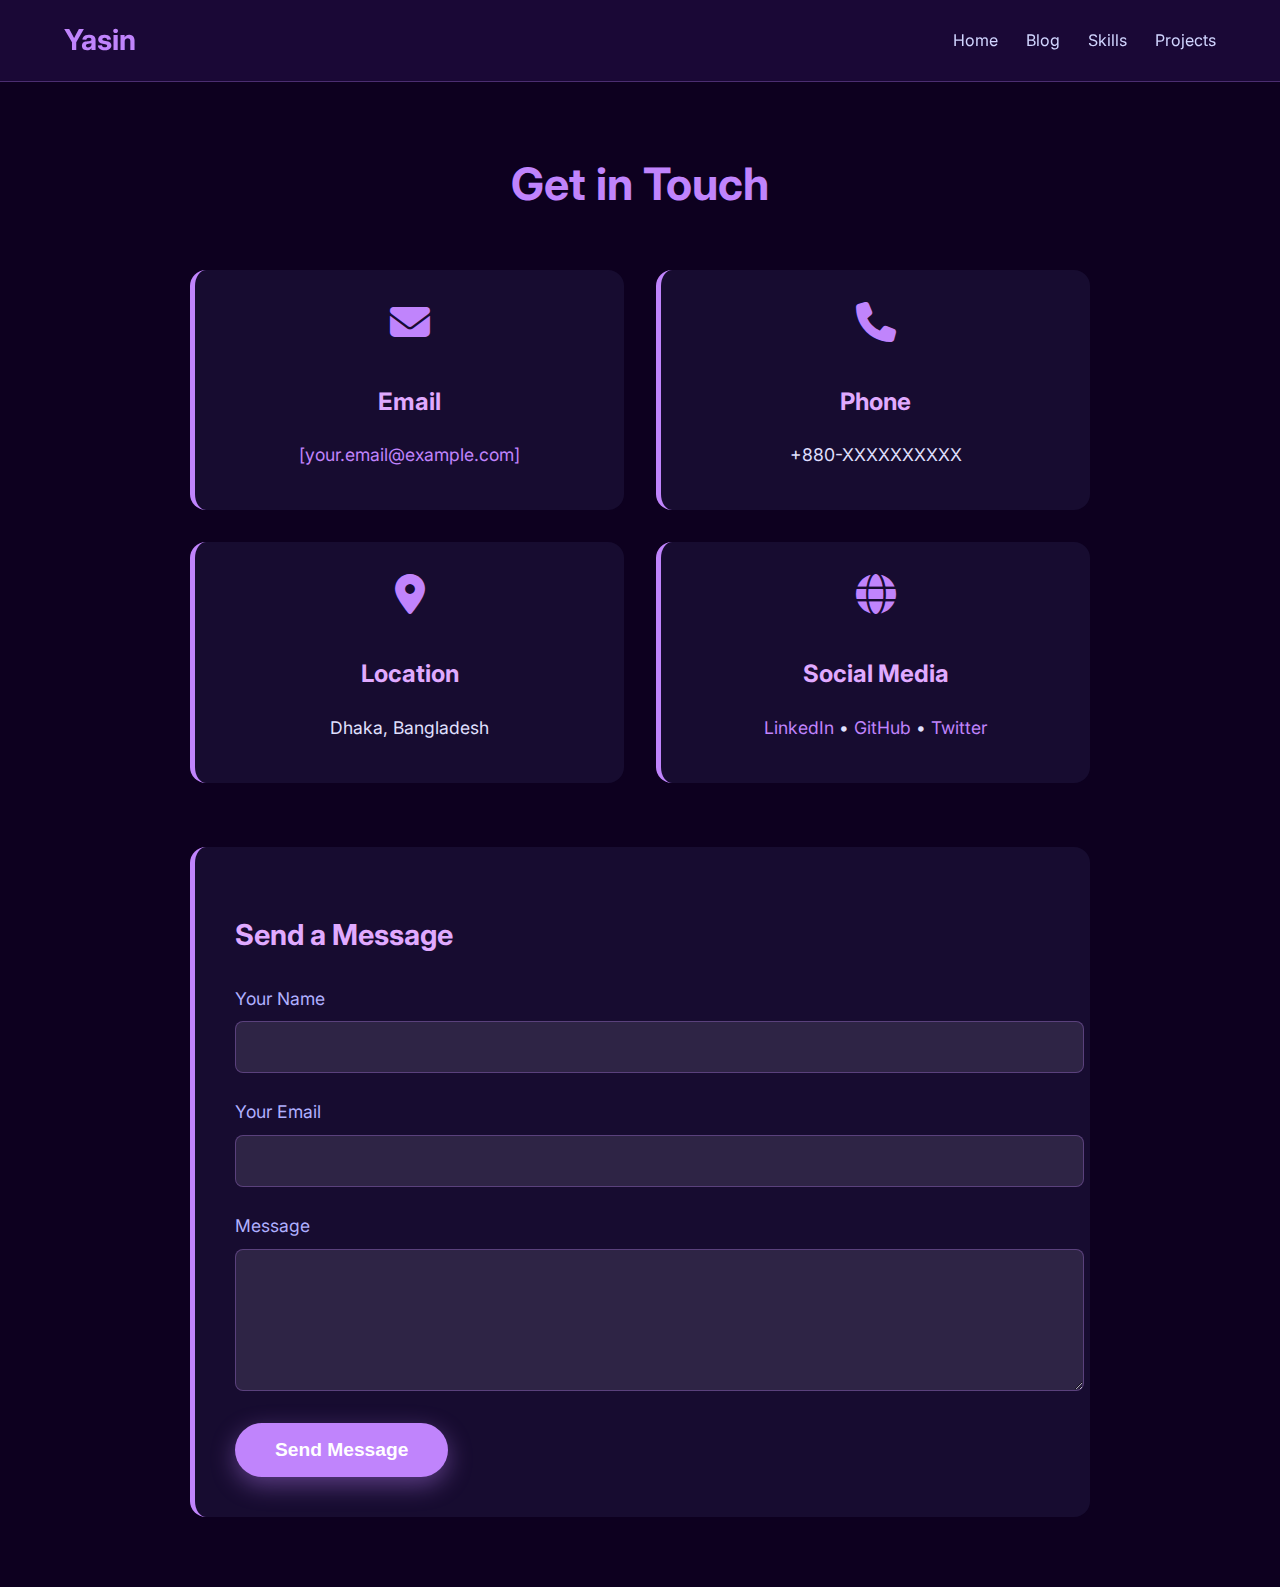
<file: contact.html>
<!DOCTYPE html>
<html lang="en">
<head>
  <meta charset="UTF-8" />
  <meta name="viewport" content="width=device-width, initial-scale=1.0"/>
  <title>Contact | Mohammad Yasin</title>

  <link href="https://fonts.googleapis.com/css2?family=Inter:wght@300;400;500;600;700&display=swap" rel="stylesheet">
  <link rel="stylesheet" href="https://cdnjs.cloudflare.com/ajax/libs/font-awesome/6.5.0/css/all.min.css">

  <style>
    body {
      font-family: 'Inter', sans-serif;
      background: #0d001f;
      color: #e0e0ff;
      margin: 0;
      padding: 0;
      line-height: 1.7;
    }

    header {
      background: rgba(30,10,60,0.8);
      padding: 1rem 5%;
      display: flex;
      justify-content: space-between;
      align-items: center;
      border-bottom: 1px solid rgba(192,132,252,0.3);
      position: sticky;
      top: 0;
      z-index: 100;
    }

    .logo a {
      color: #c084fc;
      font-size: 1.8rem;
      font-weight: bold;
      text-decoration: none;
    }

    nav a {
      color: #d1d5ff;
      margin-left: 1.5rem;
      text-decoration: none;
    }

    .main-container {
      max-width: 900px;
      margin: 4rem auto;
      padding: 0 5%;
    }

    h1 {
      color: #c084fc;
      font-size: 2.8rem;
      text-align: center;
      margin-bottom: 3rem;
    }

    .contact-info {
      display: grid;
      grid-template-columns: repeat(auto-fit, minmax(280px, 1fr));
      gap: 2rem;
      margin-bottom: 4rem;
    }

    .info-card {
      background: rgba(30,20,60,0.6);
      border-radius: 16px;
      padding: 2rem;
      text-align: center;
      border-left: 5px solid #c084fc;
      transition: transform 0.3s;
    }

    .info-card:hover {
      transform: translateY(-8px);
    }

    .info-icon {
      font-size: 2.5rem;
      color: #c084fc;
      margin-bottom: 1rem;
    }

    .info-card h3 {
      color: #e0aaff;
      font-size: 1.5rem;
      margin-bottom: 0.8rem;
    }

    .info-card p {
      font-size: 1.1rem;
      margin-bottom: 0.5rem;
    }

    .info-card a {
      color: #c084fc;
      text-decoration: none;
      transition: color 0.3s;
    }

    .info-card a:hover {
      color: #e0aaff;
    }

    .contact-form {
      background: rgba(30,20,60,0.6);
      border-radius: 16px;
      padding: 2.5rem;
      border-left: 5px solid #c084fc;
    }

    .contact-form h2 {
      color: #e0aaff;
      font-size: 1.8rem;
      margin-bottom: 1.5rem;
    }

    .contact-form label {
      display: block;
      font-size: 1.1rem;
      margin-bottom: 0.5rem;
      color: #b0b0ff;
    }

    .contact-form input, .contact-form textarea {
      width: 100%;
      padding: 1rem;
      margin-bottom: 1.5rem;
      background: rgba(255,255,255,0.1);
      border: 1px solid rgba(192,132,252,0.3);
      border-radius: 8px;
      color: #e0e0ff;
      font-size: 1rem;
    }

    .contact-form button {
      background: #c084fc;
      color: white;
      padding: 1rem 2.5rem;
      border: none;
      border-radius: 50px;
      font-size: 1.2rem;
      font-weight: 600;
      cursor: pointer;
      transition: all 0.4s ease;
      box-shadow: 0 8px 25px rgba(192,132,252,0.4);
    }

    .contact-form button:hover {
      background: #a05bf5;
      transform: translateY(-4px);
      box-shadow: 0 15px 40px rgba(192,132,252,0.5);
    }

    @media (max-width: 768px) {
      .contact-info {
        grid-template-columns: 1fr;
      }
      .contact-form input, .contact-form textarea {
        font-size: 0.95rem;
      }
    }
  </style>
</head>
<body>

  <header>
    <div class="logo"><a href="/">Yasin</a></div>
    <nav>
      <a href="index.html">Home</a>
      <a href="blog.html">Blog</a>
      <a href="skills.html">Skills</a>
      <a href="projects.html">Projects</a>
    </nav>
  </header>

  <div class="main-container">
    <h1>Get in Touch</h1>

    <div class="contact-info">
      <div class="info-card">
        <i class="fas fa-envelope info-icon"></i>
        <h3>Email</h3>
        <p><a href="mailto: [your.email@example.com]"> [your.email@example.com]</a></p>
      </div>

      <div class="info-card">
        <i class="fas fa-phone info-icon"></i>
        <h3>Phone</h3>
        <p>+880-XXXXXXXXXX</p>
      </div>

      <div class="info-card">
        <i class="fas fa-map-marker-alt info-icon"></i>
        <h3>Location</h3>
        <p>Dhaka, Bangladesh</p>
      </div>

      <div class="info-card">
        <i class="fas fa-globe info-icon"></i>
        <h3>Social Media</h3>
        <p><a href="https://linkedin.com/in/yourprofile">LinkedIn</a> • <a href="https://github.com/yourusername">GitHub</a> • <a href="https://twitter.com/yourhandle">Twitter</a></p>
      </div>
    </div>

    <div class="contact-form">
      <h2>Send a Message</h2>
     <form action="/api/send-email" method="POST">
        <label for="name">Your Name</label>
        <input type="text" id="name" name="name" required>

        <label for="email">Your Email</label>
        <input type="email" id="email" name="email" required>

        <label for="message">Message</label>
        <textarea id="message" name="message" rows="6" required></textarea>

        <button type="submit">Send Message</button>
      </form>
    </div>
  </div>

</body>
</html>
</file>
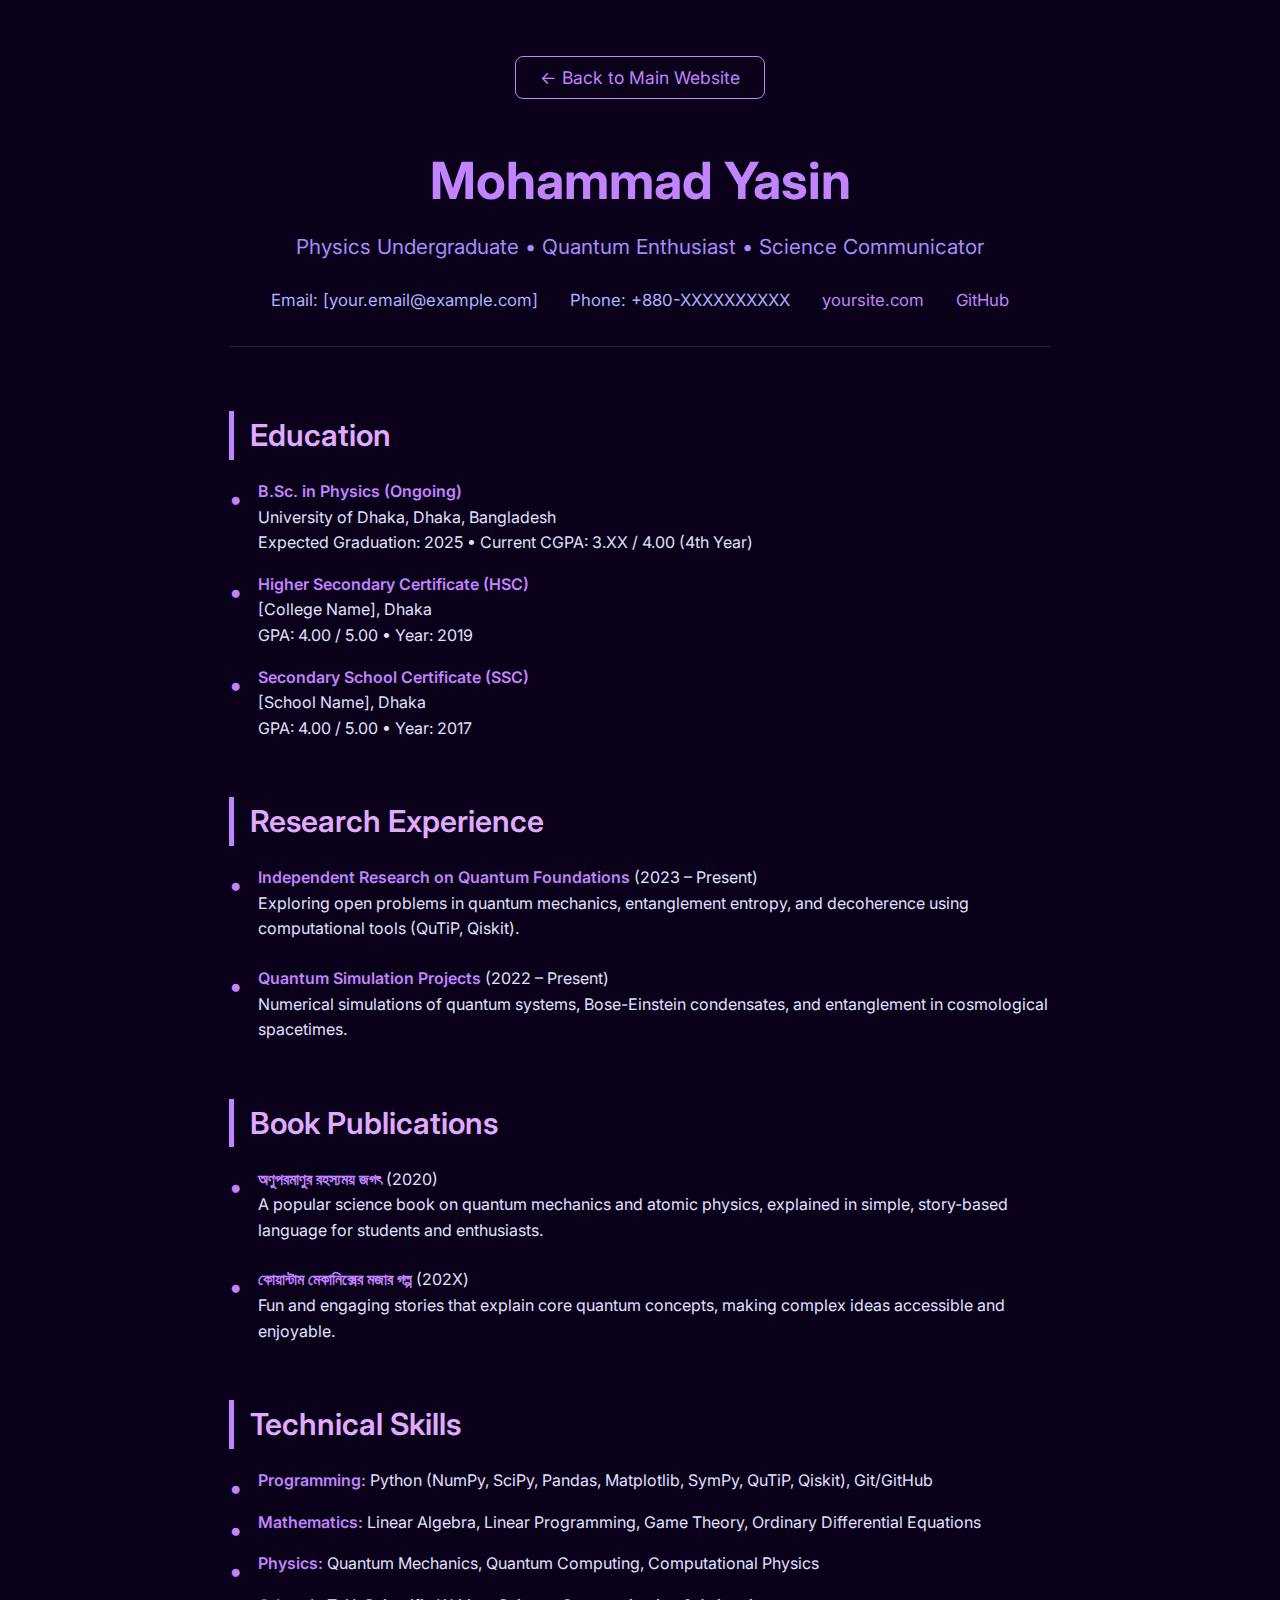
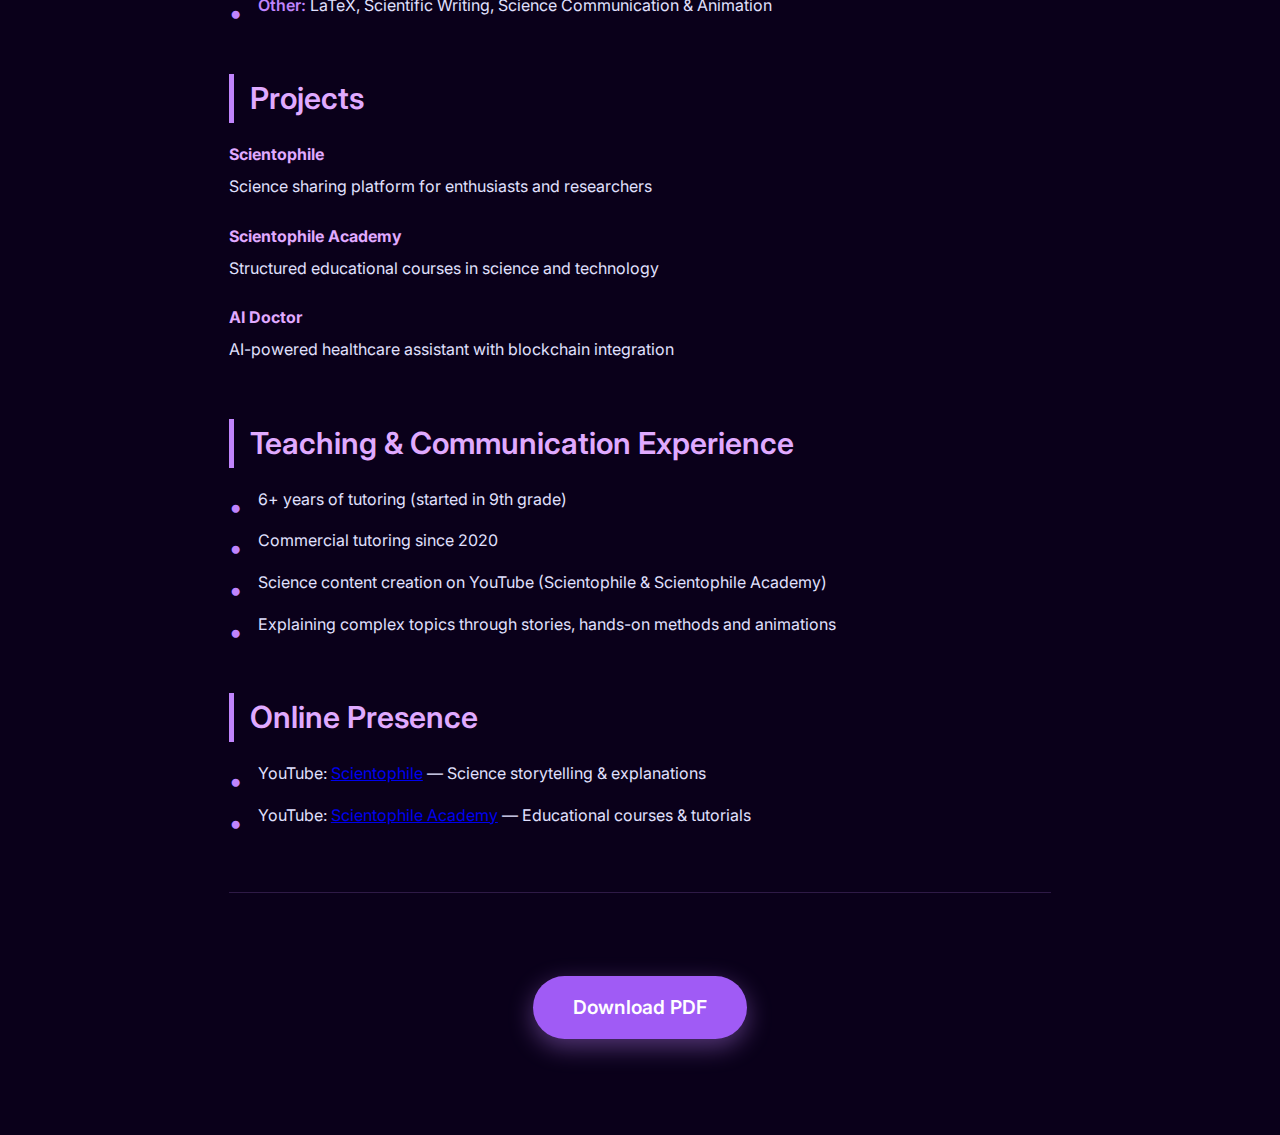
<file: cv.html>
<!DOCTYPE html>
<html lang="en">
<head>
  <meta charset="UTF-8" />
  <meta name="viewport" content="width=device-width, initial-scale=1.0"/>
  <title>Mohammad Yasin - CV</title>

  <link href="https://fonts.googleapis.com/css2?family=Inter:wght@300;400;500;600;700&display=swap" rel="stylesheet">

  <style>
    * {
      margin: 0;
      padding: 0;
      box-sizing: border-box;
    }

    body {
      font-family: 'Inter', sans-serif;
      background: #0a001a;
      color: #e0e0ff;
      line-height: 1.6;
      font-size: 16px;
    }

    .container {
      max-width: 950px;
      margin: 4rem auto 6rem;
      padding: 0 5%;
    }

    .back-link {
      display: block;
      text-align: center;
      margin-bottom: 3rem;
      font-size: 1.1rem;
    }

    .back-link a {
      color: #c084fc;
      text-decoration: none;
      padding: 0.6rem 1.5rem;
      border: 1px solid #c084fc;
      border-radius: 8px;
      transition: all 0.3s;
    }

    .back-link a:hover {
      background: #c084fc;
      color: white;
    }

    header {
      text-align: center;
      margin-bottom: 4rem;
      padding-bottom: 2rem;
      border-bottom: 1px solid rgba(192,132,252,0.2);
    }

    h1 {
      color: #c084fc;
      font-size: 3.2rem;
      font-weight: 700;
      margin-bottom: 0.5rem;
    }

    .tagline {
      font-size: 1.3rem;
      color: #a78bfa;
      margin-bottom: 1.5rem;
      font-weight: 400;
    }

    .contact-bar {
      display: flex;
      justify-content: center;
      gap: 2rem;
      flex-wrap: wrap;
      font-size: 1.05rem;
      color: #b0b0ff;
    }

    .contact-bar a {
      color: #c084fc;
      text-decoration: none;
      transition: color 0.3s;
    }

    .contact-bar a:hover {
      color: #e0aaff;
    }

    section {
      margin-bottom: 3.5rem;
    }

    h2 {
      color: #e0aaff;
      font-size: 1.9rem;
      font-weight: 600;
      margin-bottom: 1.2rem;
      border-left: 5px solid #c084fc;
      padding-left: 1rem;
    }

    ul {
      list-style: none;
      padding-left: 0;
    }

    ul li {
      margin-bottom: 1rem;
      padding-left: 1.8rem;
      position: relative;
    }

    ul li::before {
      content: "•";
      color: #c084fc;
      position: absolute;
      left: 0;
      font-size: 1.6rem;
      line-height: 1.6;
    }

    .highlight {
      color: #c084fc;
      font-weight: 600;
    }

    .subtle {
      color: #b0b0ff;
      font-size: 0.95rem;
    }

    .project-item, .book-item, .research-item {
      margin-bottom: 1.5rem;
    }

    .project-item h4, .book-item h4, .research-item h4 {
      color: #e0aaff;
      margin-bottom: 0.4rem;
    }

    .book-item p, .research-item p {
      margin: 0.3rem 0;
      color: #d1d5ff;
    }

    .print-btn-container {
      text-align: center;
      margin-top: 4rem;
      padding-top: 2rem;
      border-top: 1px solid rgba(192,132,252,0.2);
    }

    .print-btn {
      display: inline-block;
      background: #c084fc;
      color: white;
      padding: 1rem 2.5rem;
      border-radius: 50px;
      font-size: 1.2rem;
      font-weight: 600;
      text-decoration: none;
      transition: all 0.4s ease;
      box-shadow: 0 8px 25px rgba(192,132,252,0.4);
    }

    .print-btn:hover {
      background: #a05bf5;
      transform: translateY(-4px);
      box-shadow: 0 15px 40px rgba(192,132,252,0.5);
    }

    @media print {
      body {
        background: white;
        color: black;
      }
      h1, h2, .highlight, .tagline, .back-link, .print-btn-container {
        color: black;
      }
      .container {
        margin: 1cm;
        padding: 0;
      }
      a {
        color: black;
        text-decoration: none;
      }
      .back-link, .print-btn-container {
        display: none; /* প্রিন্টে Back এবং Print বাটন লুকানো */
      }
    }

    @media (max-width: 768px) {
      .container {
        margin: 2rem auto;
      }
      h1 {
        font-size: 2.4rem;
      }
      h2 {
        font-size: 1.6rem;
      }
      .contact-bar {
        flex-direction: column;
        gap: 0.8rem;
      }
      .print-btn {
        font-size: 1.1rem;
        padding: 0.8rem 2rem;
      }
    }
  </style>
</head>
<body>

  <div class="container">
    <!-- Back to Home Link -->
    <div class="back-link">
      <a href="index.html">← Back to Main Website</a>
    </div>

    <header>
      <h1>Mohammad Yasin</h1>
      <div class="tagline">Physics Undergraduate • Quantum Enthusiast • Science Communicator</div>
      <div class="contact-bar">
        <span>Email: [your.email@example.com]</span>
        <span>Phone: +880-XXXXXXXXXX</span>
        <a href="https://yoursite.com">yoursite.com</a>
        <a href="https://github.com/yourusername">GitHub</a>
      </div>
    </header>

    <section>
      <h2>Education</h2>
      <ul>
        <li>
          <span class="highlight">B.Sc. in Physics (Ongoing)</span><br>
          University of Dhaka, Dhaka, Bangladesh<br>
          Expected Graduation: 2025 • Current CGPA: 3.XX / 4.00 (4th Year)
        </li>
        <li>
          <span class="highlight">Higher Secondary Certificate (HSC)</span><br>
          [College Name], Dhaka<br>
          GPA: 4.00 / 5.00 • Year: 2019
        </li>
        <li>
          <span class="highlight">Secondary School Certificate (SSC)</span><br>
          [School Name], Dhaka<br>
          GPA: 4.00 / 5.00 • Year: 2017
        </li>
      </ul>
    </section>

    <section>
      <h2>Research Experience</h2>
      <ul>
        <li class="research-item">
          <span class="highlight">Independent Research on Quantum Foundations</span> (2023 – Present)<br>
          Exploring open problems in quantum mechanics, entanglement entropy, and decoherence using computational tools (QuTiP, Qiskit).
        </li>
        <li class="research-item">
          <span class="highlight">Quantum Simulation Projects</span> (2022 – Present)<br>
          Numerical simulations of quantum systems, Bose-Einstein condensates, and entanglement in cosmological spacetimes.
        </li>
      </ul>
    </section>

    <section>
      <h2>Book Publications</h2>
      <ul>
        <li class="book-item">
          <span class="highlight">অণুপরমাণুর রহস্যময় জগৎ</span> (2020)<br>
          A popular science book on quantum mechanics and atomic physics, explained in simple, story-based language for students and enthusiasts.
        </li>
        <li class="book-item">
          <span class="highlight">কোয়ান্টাম মেকানিক্সের মজার গল্প</span> (202X)<br>
          Fun and engaging stories that explain core quantum concepts, making complex ideas accessible and enjoyable.
        </li>
      </ul>
    </section>

    <section>
      <h2>Technical Skills</h2>
      <ul>
        <li><span class="highlight">Programming:</span> Python (NumPy, SciPy, Pandas, Matplotlib, SymPy, QuTiP, Qiskit), Git/GitHub</li>
        <li><span class="highlight">Mathematics:</span> Linear Algebra, Linear Programming, Game Theory, Ordinary Differential Equations</li>
        <li><span class="highlight">Physics:</span> Quantum Mechanics, Quantum Computing, Computational Physics</li>
        <li><span class="highlight">Other:</span> LaTeX, Scientific Writing, Science Communication & Animation</li>
      </ul>
    </section>

    <section>
      <h2>Projects</h2>
      <div class="project-item">
        <h4>Scientophile</h4>
        <p>Science sharing platform for enthusiasts and researchers</p>
      </div>
      <div class="project-item">
        <h4>Scientophile Academy</h4>
        <p>Structured educational courses in science and technology</p>
      </div>
      <div class="project-item">
        <h4>AI Doctor</h4>
        <p>AI-powered healthcare assistant with blockchain integration</p>
      </div>
    </section>

    <section>
      <h2>Teaching & Communication Experience</h2>
      <ul>
        <li>6+ years of tutoring (started in 9th grade)</li>
        <li>Commercial tutoring since 2020</li>
        <li>Science content creation on YouTube (Scientophile & Scientophile Academy)</li>
        <li>Explaining complex topics through stories, hands-on methods and animations</li>
      </ul>
    </section>

    <section>
      <h2>Online Presence</h2>
      <ul>
        <li>YouTube: <a href="https://www.youtube.com/@Scientophile" target="_blank">Scientophile</a> — Science storytelling & explanations</li>
        <li>YouTube: <a href="https://www.youtube.com/@ScientophileAcademy" target="_blank">Scientophile Academy</a> — Educational courses & tutorials</li>
      </ul>
    </section>

    <!-- Print Button (শেষে যোগ করা হয়েছে) -->
    <div class="print-btn-container">
      <br><br>
      <a href="your-cv.pdf" class="print-btn" style="background:#a05bf5;">
        <i class="fas fa-download"></i> Download PDF
      </a>
    </div>
  </div>

  <script>
    // Print বাটন ক্লিক করলে ব্রাউজারের প্রিন্ট ডায়ালগ খুলবে
    // এতে PDF সেভ করা যাবে
  </script>

</body>
</html>
</file>
